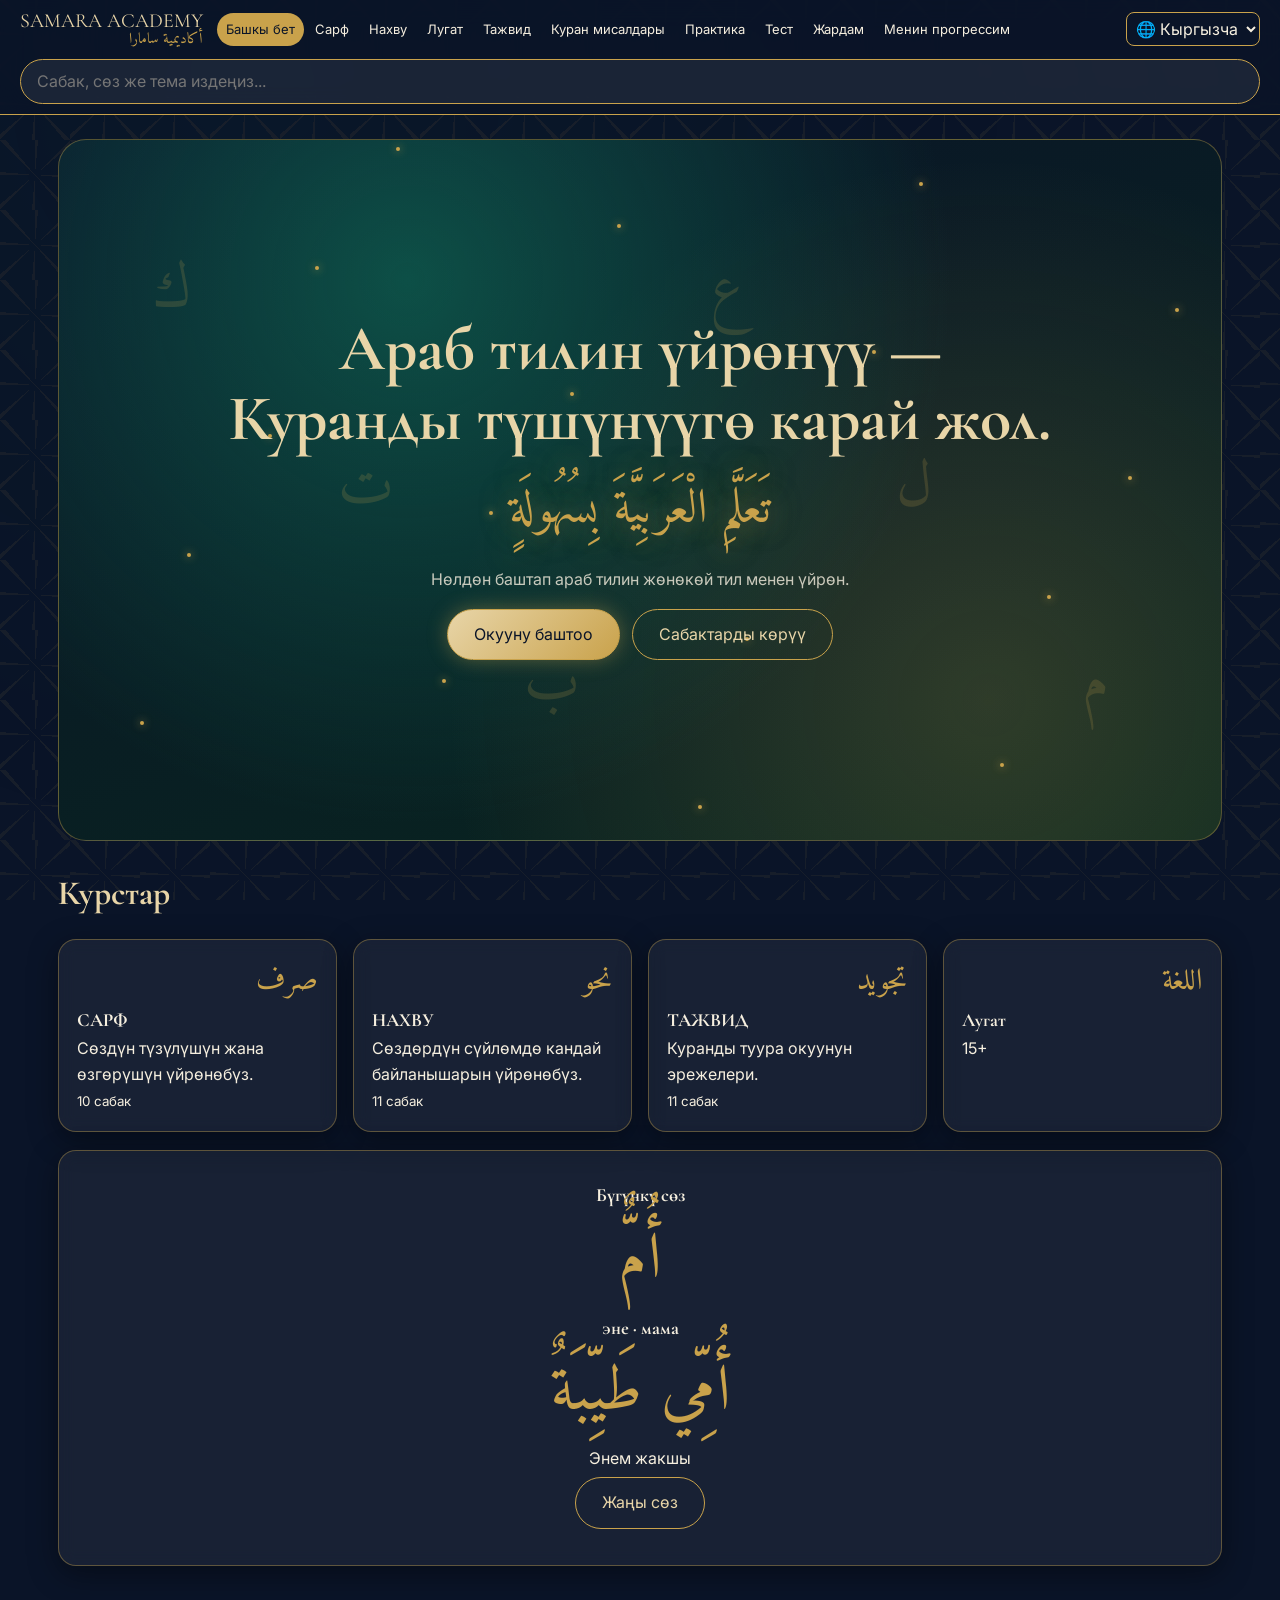
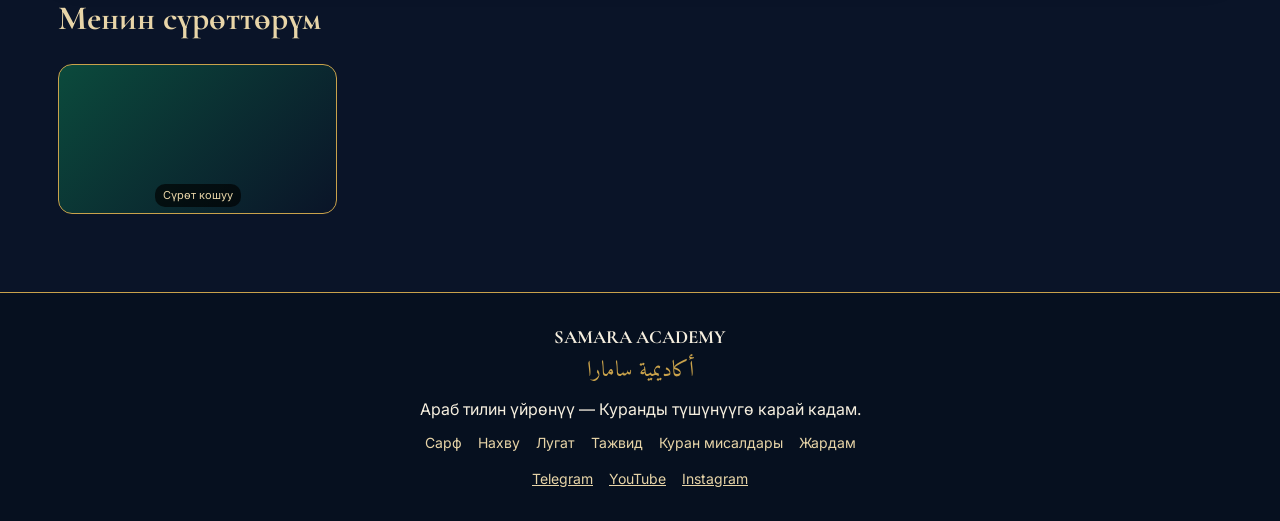
<file: samara-academy.html>
<!DOCTYPE html>
<html lang="ky">

<head>
    <meta charset="utf-8">
    <meta name="viewport" content="width=device-width,initial-scale=1">
    <title>SAMARA ACADEMY — أكاديمية سامارا</title>
    <link
        href="https://fonts.googleapis.com/css2?family=Cormorant+Garamond:wght@500;700&family=Inter:wght@400;500;600&family=Amiri:wght@400;700&display=swap"
        rel="stylesheet">
    <style>
        :root {
            --navy: #0a1428;
            --em: #0b4a3c;
            --cream: #f6efdf;
            --champ: #e8d5a8;
            --gold: #c9a24b;
            --white: #fff
        }

        * {
            box-sizing: border-box;
            margin: 0
        }

        html {
            scroll-behavior: smooth
        }

        body {
            font-family: Inter, sans-serif;
            color: var(--cream);
            background: var(--navy);
            overflow-x: hidden;
            line-height: 1.6
        }

        body:before {
            content: "";
            position: fixed;
            inset: 0;
            z-index: -1;
            opacity: .07;
            background: repeating-conic-gradient(from 0deg at 50% 50%, var(--gold) 0 5deg, transparent 5deg 45deg) 0 0/70px 70px, radial-gradient(circle at 20% 10%, var(--em), transparent 60%)
        }

        h1,
        h2,
        h3 {
            font-family: 'Cormorant Garamond', serif;
            font-weight: 700
        }

        .ar {
            font-family: Amiri, serif;
            direction: rtl
        }

        header {
            position: sticky;
            top: 0;
            z-index: 50;
            background: rgba(10, 20, 40, .82);
            backdrop-filter: blur(14px);
            border-bottom: 1px solid var(--gold)
        }

        .bar {
            display: flex;
            align-items: center;
            gap: 14px;
            padding: 10px 20px;
            max-width: 1300px;
            margin: auto
        }

        .logo {
            font-family: 'Cormorant Garamond', serif;
            font-size: 20px;
            color: var(--champ);
            line-height: 1.1;
            cursor: pointer
        }

        .logo small {
            display: block;
            font-family: Amiri;
            font-size: 15px;
            color: var(--gold)
        }

        nav {
            display: flex;
            gap: 2px;
            flex: 1;
            flex-wrap: wrap
        }

        nav a {
            padding: 6px 9px;
            border-radius: 20px;
            font-size: 13px;
            cursor: pointer;
            color: var(--cream)
        }

        nav a:hover,
        nav a.on {
            background: var(--gold);
            color: var(--navy)
        }

        select,
        input,
        textarea,
        button {
            font: inherit
        }

        select {
            background: var(--navy);
            color: var(--cream);
            border: 1px solid var(--gold);
            border-radius: 8px;
            padding: 5px
        }

        #burger {
            display: none;
            background: none;
            border: 1px solid var(--gold);
            color: var(--gold);
            border-radius: 8px;
            font-size: 20px;
            padding: 2px 10px
        }

        .srch {
            padding: 0 20px 10px;
            max-width: 1300px;
            margin: auto
        }

        .srch input {
            width: 100%;
            padding: 9px 16px;
            border-radius: 25px;
            border: 1px solid var(--gold);
            background: rgba(255, 255, 255, .07);
            color: var(--cream)
        }

        #res {
            position: absolute;
            left: 20px;
            right: 20px;
            max-width: 700px;
            background: var(--navy);
            border: 1px solid var(--gold);
            border-radius: 12px;
            display: none;
            max-height: 300px;
            overflow: auto
        }

        #res div {
            padding: 8px 14px;
            cursor: pointer;
            border-bottom: 1px solid #ffffff18
        }

        #res div:hover {
            background: var(--em)
        }

        main {
            max-width: 1200px;
            margin: auto;
            padding: 24px 18px 60px
        }

        .view {
            display: none
        }

        .view.on {
            display: block;
            animation: in .5s
        }

        @keyframes in {
            from {
                opacity: 0;
                transform: translateY(14px)
            }
        }

        .hero {
            min-height: 78vh;
            display: grid;
            place-items: center;
            text-align: center;
            position: relative;
            border-radius: 28px;
            overflow: hidden;
            padding: 40px 20px;
            background: radial-gradient(circle at 30% 20%, #0f6b57aa, transparent 55%), radial-gradient(circle at 80% 80%, #c9a24b33, transparent 50%), linear-gradient(160deg, #0a1428, #08261f);
            border: 1px solid #c9a24b66
        }

        .hero h1 {
            font-size: clamp(32px, 6vw, 64px);
            color: var(--champ);
            max-width: 850px;
            line-height: 1.1
        }

        .hero .ar {
            font-size: clamp(28px, 5vw, 48px);
            color: var(--gold);
            margin: 18px 0;
            text-shadow: 0 0 30px #c9a24b88
        }

        .fl {
            position: absolute;
            font-family: Amiri;
            color: var(--gold);
            opacity: .18;
            font-size: 60px;
            animation: fl 9s ease-in-out infinite
        }

        @keyframes fl {
            50% {
                transform: translateY(-30px) rotate(8deg)
            }
        }

        .dot {
            position: absolute;
            width: 4px;
            height: 4px;
            border-radius: 50%;
            background: var(--gold);
            box-shadow: 0 0 8px var(--gold);
            animation: fl 6s infinite
        }

        .btn {
            display: inline-block;
            padding: 12px 26px;
            border-radius: 30px;
            border: 1px solid var(--gold);
            background: none;
            color: var(--champ);
            cursor: pointer;
            margin: 6px;
            transition: .3s
        }

        .btn.gold,
        .btn:hover {
            background: linear-gradient(135deg, #e8d5a8, #c9a24b);
            color: var(--navy);
            box-shadow: 0 0 20px #c9a24b66
        }

        .grid {
            display: grid;
            grid-template-columns: repeat(auto-fill, minmax(230px, 1fr));
            gap: 16px;
            margin: 18px 0
        }

        .card {
            background: rgba(255, 255, 255, .06);
            backdrop-filter: blur(8px);
            border: 1px solid #c9a24b66;
            border-radius: 18px;
            padding: 18px;
            cursor: pointer;
            transition: .3s;
            box-shadow: 0 8px 30px #0006
        }

        .card:hover {
            transform: translateY(-4px);
            border-color: var(--gold)
        }

        .card .ar {
            font-size: 30px;
            color: var(--gold)
        }

        .card.done {
            background: #0b4a3c99
        }

        h2 {
            font-size: 34px;
            color: var(--champ);
            margin: 26px 0 6px
        }

        .sub {
            opacity: .8;
            margin-bottom: 10px
        }

        #modal {
            position: fixed;
            inset: 0;
            background: #000b;
            z-index: 100;
            display: none;
            place-items: center;
            padding: 14px
        }

        #modal.on {
            display: grid
        }

        .box {
            background: linear-gradient(160deg, #0d1e3a, #0a2f27);
            border: 1px solid var(--gold);
            border-radius: 22px;
            max-width: 720px;
            width: 100%;
            max-height: 92vh;
            overflow: auto;
            padding: 26px
        }

        .box .ex {
            background: #ffffff10;
            border-radius: 12px;
            padding: 12px;
            margin: 8px 0
        }

        .box .ex .ar {
            font-size: 28px;
            color: var(--champ)
        }

        .x {
            float: right;
            background: none;
            border: 0;
            color: var(--gold);
            font-size: 26px;
            cursor: pointer
        }

        input.t,
        textarea {
            width: 100%;
            padding: 11px;
            border-radius: 12px;
            border: 1px solid var(--gold);
            background: #ffffff12;
            color: var(--cream);
            margin: 8px 0
        }

        .ok {
            color: #7be0a8
        }

        .no {
            color: #ff9d9d
        }

        .bar2 {
            height: 12px;
            background: #ffffff18;
            border-radius: 8px;
            overflow: hidden
        }

        .bar2 i {
            display: block;
            height: 100%;
            width: 0;
            background: linear-gradient(90deg, var(--em), var(--gold));
            transition: width 1.2s
        }

        .opt {
            display: block;
            width: 100%;
            text-align: left;
            margin: 6px 0
        }

        .img {
            height: 150px;
            border-radius: 14px;
            background: linear-gradient(135deg, var(--em), var(--navy)) center/cover;
            border: 1px solid var(--gold);
            position: relative;
            display: flex;
            align-items: flex-end;
            justify-content: center;
            gap: 4px;
            padding: 6px
        }

        .img button {
            font-size: 11px;
            padding: 3px 8px;
            border-radius: 10px;
            border: 0;
            background: #000a;
            color: var(--champ);
            cursor: pointer
        }

        footer {
            border-top: 1px solid var(--gold);
            text-align: center;
            padding: 30px 16px;
            background: #06101f
        }

        footer a {
            margin: 0 8px;
            color: var(--champ);
            cursor: pointer;
            font-size: 14px
        }

        .daily {
            text-align: center;
            padding: 30px
        }

        .daily .ar {
            font-size: 64px;
            color: var(--gold)
        }

        @media(max-width:1020px) {
            #burger {
                display: block;
                margin-left: auto
            }

            nav {
                display: none;
                position: absolute;
                top: 100%;
                left: 0;
                right: 0;
                background: var(--navy);
                padding: 12px;
                flex-direction: column
            }

            nav.open {
                display: flex
            }
        }

        @media(prefers-reduced-motion:reduce) {
            * {
                animation: none !important
            }
        }
    </style>
</head>

<body>
    <header>
        <div class="bar">
            <div class="logo" onclick="go('home')">SAMARA ACADEMY<small class="ar">أكاديمية سامارا</small></div>
            <nav id="nav"></nav>
            <select id="lang" onchange="setLang(this.value)">
                <option value="ky">🌐 Кыргызча</option>
                <option value="ru">Русский</option>
                <option value="en">English</option>
            </select>
            <button id="burger" onclick="nav.classList.toggle('open')">☰</button>
        </div>
        <div class="srch"><input id="q" oninput="search(this.value)" data-ph="search">
            <div id="res"></div>
        </div>
    </header>
    <main id="main"></main>
    <footer>
        <h3>SAMARA ACADEMY</h3>
        <div class="ar" style="font-size:22px;color:var(--gold)">أكاديمية سامارا</div>
        <p data-t="foot" style="margin:8px"></p>
        <div id="flinks"></div>
        <div style="margin-top:10px"><a href="#">Telegram</a><a href="#">YouTube</a><a href="#">Instagram</a></div>
    </footer>
    <div id="modal" onclick="if(event.target==this)closeM()">
        <div class="box" id="mbox"></div>
    </div>

    <script>
        // ===== EDIT MENU TEXT HERE ===== (key: [Кыргызча, Русский, English])
        const T = {
            home: ["Башкы бет", "Главная", "Home"], sarf: ["Сарф", "Сарф", "Sarf"], nahw: ["Нахву", "Нахв", "Nahw"], lugat: ["Лугат", "Лексика", "Vocabulary"],
            tajweed: ["Тажвид", "Таджвид", "Tajweed"], quran: ["Куран мисалдары", "Примеры из Корана", "Quran examples"], practice: ["Практика", "Практика", "Practice"],
            test: ["Тест", "Тест", "Test"], help: ["Жардам", "Помощь", "Help"], progress: ["Менин прогрессим", "Мой прогресс", "My progress"],
            h1: ["Араб тилин үйрөнүү — Куранды түшүнүүгө карай жол.", "Изучение арабского — путь к пониманию Корана.", "Learn Arabic — the way to understand the Qur'an."],
            sub: ["Нөлдөн баштап араб тилин жөнөкөй тил менен үйрөн.", "Учите арабский с нуля простыми словами.", "Learn Arabic from zero in plain words."],
            start: ["Окууну баштоо", "Начать обучение", "Start learning"], see: ["Сабактарды көрүү", "Смотреть уроки", "View lessons"],
            search: ["Сабак, сөз же тема издеңиз...", "Урок, слово или тема...", "Search lesson, word or topic..."],
            foot: ["Араб тилин үйрөнүү — Куранды түшүнүүгө карай кадам.", "Изучение арабского — шаг к пониманию Корана.", "Learn Arabic — a step toward understanding the Qur'an."],
            daily: ["Бүгүнкү сөз", "Слово дня", "Word of the day"], newword: ["Жаңы сөз", "Новое слово", "New word"],
            check: ["Өзүм текшерем", "Проверяю себя", "Check myself"], done: ["✅ Сабак бүттү", "✅ Урок пройден", "✅ Lesson done"],
            prev: ["← Мурунку", "← Назад", "← Previous"], next: ["Кийинки →", "Далее →", "Next →"],
            ok: ["✅ Туура!", "✅ Верно!", "✅ Correct!"], bad: ["❌ Кайра аракет кылып көр.", "❌ Попробуй ещё раз.", "❌ Try again."],
            answer: ["Туура жооп", "Правильный ответ", "Correct answer"], checkbtn: ["Текшерүү", "Проверить", "Check"],
            yours: ["Жообуңду жаз", "Напиши ответ", "Type your answer"], listen: ["🔊 Угуу", "🔊 Слушать", "🔊 Listen"],
            ask: ["Суроо берүү", "Задать вопрос", "Ask a question"], send: ["Жөнөтүү", "Отправить", "Send"],
            score: ["Сенин упайың", "Твой результат", "Your score"], again: ["Кайра башта", "Заново", "Restart"],
            courses: ["Курстар", "Курсы", "Courses"], images: ["Менин сүрөттөрүм", "Мои картинки", "My images"], addimg: ["Сүрөт кошуу", "Добавить фото", "Add image"],
            choose: ["Сүрөттү тандоо", "Выбрать", "Choose image"], del: ["Өчүрүү", "Удалить", "Delete"], change: ["Алмаштыруу", "Заменить", "Change"],
            lessons: ["сабак", "уроков", "lessons"], none: ["Табылган жок", "Не найдено", "Nothing found"]
        };
        let L = localStorage.lang || "ky", li = () => ["ky", "ru", "en"].indexOf(L);
        const t = k => T[k][li()];
        const NAV = ["home", "sarf", "nahw", "lugat", "tajweed", "quran", "practice", "test", "help", "progress"];

        // ===== EDIT LESSONS HERE =====
        // Each lesson: [title, simple explanation (KG), explanation (RU), arabic example, translation, practice question, answer variants]
        const COURSES = {
            sarf: {
                name: "صرف — САРФ", desc: "Сөздүн түзүлүшүн жана өзгөрүшүн үйрөнөбүз.", lessons: [
                    ["1-сабак — Сарф деген эмне?", "Сарф — сөздүн түзүлүшүн жана өзгөрүшүн үйрөнгөн илим. Бир тамырдан көп сөз чыгат.", "Сарф — наука об изменении и образовании слов от одного корня.", "كَتَبَ ← كِتَابٌ ← كَاتِبٌ", "Жазды ← китеп ← жазуучу", "كتب тамырынан «жазуу» маанисиндеги сөздөр чыгат. Тамыр канча тамгадан турат?", ["3", "уч", "три", "үч"]],
                    ["2-сабак — Мизан", "Мизан — өлчөм. Араб сөздөрүн ف-ع-ل тамгалары менен өлчөйбүз: ф=1-тамга, ъ=2-тамга, л=3-тамга.", "Мизан — «весы». Любое слово меряем корнем ف-ع-ل.", "كَتَبَ = فَعَلَ", "كتب мизан боюнча فعل", "كتب сөзүндө 1-тамга мизанда кайсы тамгага туура келет?", ["ф", "ف", "fa", "f", "фа"]],
                    ["3-сабак — فَعَلَ", "فَعَلَ — өткөн чактагы жөнөкөй феъл: «кылды».", "فَعَلَ — глагол прошедшего времени: «сделал».", "فَعَلَ، كَتَبَ، ذَهَبَ", "кылды, жазды, барды", "ذَهَبَ деген эмне?", ["барды", "пошёл", "ушел", "ушёл", "went", "zahaba"]],
                    ["4-сабак — فَاعِلٌ", "فَاعِلٌ — иштин аткаруучусу (кыймылдаган адам).", "فَاعِلٌ — тот, кто делает действие.", "كَاتِبٌ، عَالِمٌ", "жазуучу, окумуштуу", "كَاتِبٌ деген эмне?", ["жазуучу", "писатель", "writer", "katib", "катиб"]],
                    ["5-сабак — مَفْعُولٌ", "مَفْعُولٌ — иш кимге/эмнеге жасалды.", "مَفْعُولٌ — то, над чем совершили действие.", "مَكْتُوبٌ", "жазылган", "مَكْتُوبٌ деген эмне?", ["жазылган", "написанное", "написано", "written", "maktub", "мактуб"]],
                    ["6-сабак — Феъл", "Феъл — иш-аракет жана убакыт көрсөткөн сөз.", "Глагол — слово, обозначающее действие и время.", "يَكْتُبُ", "жазат", "يَكْتُبُ — кайсы чак?", ["азыркы", "настоящее", "present", "hazir", "азыр"]],
                    ["7-сабак — Исм", "Исм — зат, адам же нерсенин аты.", "Исм — имя существительное.", "بَيْتٌ", "үй", "بَيْتٌ деген эмне?", ["уй", "үй", "дом", "house", "bayt", "бейт"]],
                    ["8-сабак — Масдар", "Масдар — иштин аты: «жазуу», «окуу».", "Масдар — отглагольное имя: «письмо», «чтение».", "كِتَابَةٌ", "жазуу", "كِتَابَةٌ деген эмне?", ["жазуу", "письмо", "writing", "kitaba", "китаба"]],
                    ["9-сабак — 14 формула", "Феъл 14 формада өзгөрөт: ал, алар, сен, мен, биз… Ар бир жактын өз формасы бар.", "Глагол изменяется по 14 формам (лица, число, род).", "كَتَبَ، كَتَبَتْ، كَتَبُوا", "ал жазды, ал(аял) жазды, алар жазды", "14 формула канча форма?", ["14", "он төрт", "четырнадцать", "fourteen"]],
                    ["10-сабак — Практика", "Бардык өткөн сабактарды кайталайбыз.", "Повторяем всё пройденное.", "كَاتِبٌ — مَكْتُوبٌ — كِتَابٌ", "жазуучу — жазылган — китеп", "كِتَابٌ деген эмне?", ["китеп", "kitap", "книга", "book", "kitab"]]]
            },
            nahw: {
                name: "نحو — НАХВУ", desc: "Сөздөрдүн сүйлөмдө кандай байланышарын үйрөнөбүз.", lessons: [
                    ["1-сабак — Нахву деген эмне?", "Нахву — сөздөр сүйлөмдө кантип байланыша турганын үйрөнгөн илим.", "Нахв — наука о связи слов в предложении.", "ذَهَبَ الْوَلَدُ", "Бала барды", "Нахву эмнени үйрөтөт?", ["сүйлөм", "предложение", "sentence", "суйлом"]],
                    ["2-сабак — Сүйлөм деген эмне?", "Сүйлөм — толук ой билдирген сөздөр тобу.", "Предложение — группа слов с законченной мыслью.", "الْوَلَدُ مُجْتَهِدٌ", "Бала эмгекчил", "Сүйлөм эмне билдирет?", ["ой", "мысль", "thought", "идея"]],
                    ["3-сабак — Исм", "Исм — зат атооч. Мисалы: كِتَابٌ.", "Исм — имя. Например: كِتَابٌ.", "كِتَابٌ، قَلَمٌ", "китеп, калем", "قَلَمٌ деген эмне?", ["калем", "ручка", "pen", "qalam", "каләм"]],
                    ["4-сабак — Феъл", "Феъл — иш-аракет: كَتَبَ.", "Феъл — глагол.", "كَتَبَ، قَرَأَ", "жазды, окуду", "قَرَأَ деген эмне?", ["окуду", "читал", "прочитал", "read", "qaraa"]],
                    ["5-сабак — Харф", "Харф — байланыштыргыч сөз: فِي، مِنْ، إِلَى.", "Харф — частица: فِي، مِنْ، إِلَى.", "فِي الْبَيْتِ", "үйдө", "فِي деген эмне?", ["ичинде", "в", "in", "fi", "фи", "-да"]],
                    ["6-сабак — Мубтада", "Мубтада — сүйлөмдүн башындагы «ким/эмне».", "Мубтада — подлежащее номинального предложения.", "الْكِتَابُ جَدِيدٌ", "Китеп жаңы", "Мубтада кайсы сөз: الْكِتَابُ جَدِيدٌ?", ["китеп", "الكتاب", "книга", "kitab", "book"]],
                    ["7-сабак — Хабар", "Хабар — мубтада жөнүндө айтылган маалымат.", "Хабар — сказуемое: что сказано о мубтада.", "الْكِتَابُ جَدِيدٌ", "Китеп жаңы", "Хабар кайсы сөз?", ["жаңы", "новый", "new", "jadid", "жадид", "جديد"]],
                    ["8-сабак — Фаил", "Фаил — ишти аткарган. Ал дайыма марфуъ.", "Фаил — тот, кто совершил действие.", "كَتَبَ الطَّالِبُ", "Студент жазды", "Фаил кайсы сөз?", ["студент", "талиб", "ученик", "student", "толиб", "الطالب"]],
                    ["9-сабак — Мафъул", "Мафъул — иш кимге/эмнеге багытталды. Ал мансуб.", "Мафъул — объект действия.", "قَرَأَ الْوَلَدُ الْكِتَابَ", "Бала китепти окуду", "Мафъул кайсы сөз?", ["китеп", "книга", "book", "kitab", "الكتاب"]],
                    ["10-сабак — Жөнөкөй сүйлөмдөр", "Исмий сүйлөм — исмден башталат, феълий сүйлөм — феълден.", "Именное начинается с имени, глагольное — с глагола.", "ذَهَبَ مُحَمَّدٌ إِلَى الْمَدْرَسَةِ", "Мухаммад мектепке барды", "ذَهَبَ… кандай сүйлөм?", ["феълий", "глагольное", "verbal", "feli", "глагольное"]],
                    ["11-сабак — Практика", "Кайталоо: исм, феъл, харф.", "Повторение: исм, феъл, харф.", "كِتَابٌ — كَتَبَ — فِي", "китеп — жазды — ичинде", "كَتَبَ — исм, феъл же харф?", ["феъл", "глагол", "verb", "fail"]]]
            },
            tajweed: {
                name: "تجويد — ТАЖВИД", desc: "Куранды туура окуунун эрежелери.", lessons: [
                    ["1-сабак — Тажвид деген эмне?", "Тажвид — Куранды ар тамганын ордунан, туура окуу.", "Таджвид — правильное чтение Корана.", "الْحَمْدُ لِلَّهِ", "Мактоо Аллахка", "Тажвид эмнеге керек?", ["туура окуу", "правильно читать", "correct reading"]],
                    ["2-сабак — Махраж", "Махраж — тамга чыккан жер: тамак, тил, эриндер.", "Махридж — место выхода буквы.", "ب (эриндер)", "", "ب тамгасы кайсы жерден чыгат?", ["эриндер", "губы", "lips", "эрин"]],
                    ["3-сабак — Сыфат", "Сыфат — тамганын сапаты: жоон, ичке, күчтүү.", "Сыфат — качество звука.", "ص (жоон)", "", "ص жоон же ичке?", ["жоон", "толстая", "тяжелая", "heavy"]],
                    ["4-сабак — Нун сакина", "Нун сакина — оозу жок ن. 4 эреже: изхар, идгам, ихфа, икълаб.", "Нун сакина — ن без огласовки.", "مِنْ بَعْدِ", "", "Нун сакинанын канча эрежеси бар?", ["4", "төрт", "четыре", "four"]],
                    ["5-сабак — Танвин", "Танвин — сөздүн аягындагы «ун, ан, ин».", "Танвин — нунация: ун, ан, ин.", "كِتَابٌ", "", "Танвин канча түр?", ["3", "уч", "три", "үч"]],
                    ["6-сабак — Мим сакина", "Мим сакина — оозу жок م.", "Мим сакина — م без огласовки.", "هُمْ بِهِ", "", "مْ — бул кайсы тамга?", ["мим", "м", "mim", "мим сакина"]],
                    ["7-сабак — Мадд", "Мадд — үндүүнү узартуу.", "Мадд — удлинение.", "قَالَ", "Айтты", "Мадд эмне кылат?", ["узартат", "удлиняет", "lengthens", "узартуу"]],
                    ["8-сабак — Калкала", "Калкала — ق ط ب ج د тамгаларын титиретип окуу.", "Калкала — вибрация букв ق ط ب ج د.", "أَحَدٌ", "", "Калкала тамгалары канча?", ["5", "беш", "пять", "five"]],
                    ["9-сабак — Идгам", "Идгам — нун сакина менен кийинки тамга биригет.", "Идгам — слияние.", "مَنْ يَقُولُ", "", "Идгам эмне?", ["кошулуу", "слияние", "merge", "биригүү"]],
                    ["10-сабак — Ихфа", "Ихфа — ныкты жашыруу, мурун аркылуу окуу.", "Ихфа — скрытое произношение.", "مِنْ قَبْلِ", "", "Ихфа эмне?", ["жашыруу", "скрытие", "hiding", "скрытое"]],
                    ["11-сабак — Изхар", "Изхар — ачык, так окуу.", "Изхар — чёткое произношение.", "مِنْ أَحَدٍ", "", "Изхар эмне?", ["ачык", "чётко", "clear", "так", "ясно"]]]
            }
        };

        // ===== EDIT VOCABULARY HERE =====
        // [arabic, transliteration, Kyrgyz, Russian, example (arabic), example meaning, category]
        const VOCAB = [
            ["أُمٌّ", "umm", "эне", "мама", "أُمِّي طَيِّبَةٌ", "Энем жакшы", "Үй-бүлө"],
            ["أَبٌ", "ab", "ата", "отец", "أَبِي هُنَا", "Атам бул жерде", "Үй-бүлө"],
            ["بَيْتٌ", "bayt", "үй", "дом", "الْبَيْتُ كَبِيرٌ", "Үй чоң", "Үй"],
            ["بَابٌ", "bab", "эшик", "дверь", "افْتَحِ الْبَابَ", "Эшикти ач", "Үй"],
            ["كِتَابٌ", "kitab", "китеп", "книга", "كِتَابٌ جَدِيدٌ", "Жаңы китеп", "Мектеп"],
            ["قَلَمٌ", "qalam", "калем", "ручка", "هَذَا قَلَمٌ", "Бул калем", "Мектеп"],
            ["يَدٌ", "yad", "кол", "рука", "يَدِي نَظِيفَةٌ", "Колум таза", "Дене мүчөлөрү"],
            ["خُبْزٌ", "khubz", "нан", "хлеб", "أُحِبُّ الْخُبْزَ", "Нанды жакшы көрөм", "Тамак-аш"],
            ["مَاءٌ", "ma'", "суу", "вода", "مَاءٌ بَارِدٌ", "Муздак суу", "Тамак-аш"],
            ["شُكْرًا", "shukran", "рахмат", "спасибо", "شُكْرًا جَزِيلًا", "Чоң рахмат", "Күнүмдүк сөздөр"],
            ["السَّلَامُ عَلَيْكُمْ", "assalamu alaykum", "саламатсызбы", "мир вам", "السَّلَامُ عَلَيْكُمْ", "Ассалому алейкум", "Саламдашуу"],
            ["كَبِيرٌ", "kabir", "чоң", "большой", "بَيْتٌ كَبِيرٌ", "Чоң үй", "Сын атоочтор"],
            ["وَاحِدٌ", "wahid", "бир", "один", "وَاحِدٌ، اثْنَانِ", "Бир, эки", "Сандар"],
            ["يَوْمٌ", "yawm", "күн", "день", "يَوْمٌ جَمِيلٌ", "Кооз күн", "Убакыт"],
            ["رَحْمَةٌ", "rahma", "ырайым", "милость", "رَحْمَةُ اللَّهِ", "Аллахтын ырайымы", "Куранда көп кездешкен сөздөр"]];

        // ===== EDIT QUESTIONS HERE =====
        // Practice: [question, [accepted answers in any script], explanation]
        const PRACTICE = [
            ["كتاب деген эмне?", ["китеп", "kitap", "kitab", "книга", "book", "كتاب"], "كِتَابٌ — китеп."],
            ["بيت деген эмне?", ["үй", "уй", "дом", "bayt", "house", "beyt"], "بَيْتٌ — үй."],
            ["قلم деген эмне?", ["калем", "ручка", "qalam", "pen", "kalem"], "قَلَمٌ — калем."],
            ["ماء деген эмне?", ["суу", "су", "вода", "water", "ma", "maa"], "مَاءٌ — суу."],
            ["أم деген эмне?", ["эне", "мама", "umm", "mother", "ana"], "أُمٌّ — эне."]];
        // Quiz: [question, [4 options], correct index]
        const QUIZ = [
            ["كِتَابٌ деген эмне?", ["Үй", "Китеп", "Калем", "Эшик"], 1],
            ["بَيْتٌ деген эмне?", ["Суу", "Нан", "Үй", "Эне"], 2],
            ["قَلَمٌ деген эмне?", ["Калем", "Эшик", "Ата", "Күн"], 0],
            ["مَاءٌ деген эмне?", ["Нан", "Суу", "Китеп", "Кол"], 1],
            ["أَبٌ деген эмне?", ["Эне", "Үй", "Ата", "Чоң"], 2],
            ["يَوْمٌ деген эмне?", ["Түн", "Күн", "Бир", "Эшик"], 1],
            ["شُكْرًا деген эмне?", ["Салам", "Рахмат", "Кечиресиз", "Жакшы"], 1],
            ["كَبِيرٌ деген эмне?", ["Чоң", "Кичине", "Жаңы", "Кооз"], 0]];

        // ===== EDIT QURAN EXAMPLES HERE =====
        const QURAN = [
            { ar: "بِسْمِ اللَّهِ الرَّحْمَٰنِ الرَّحِيمِ", tr: "Мээримдүү, Ырайымдуу Аллахтын атынан (баштайм).", words: "بِسْمِ — атынан · اللَّهِ — Аллах · الرَّحْمَٰنِ — Мээримдүү · الرَّحِيمِ — Ырайымдуу", sarf: "الرَّحْمَٰنِ жана الرَّحِيمِ — رحم тамырынан.", nahw: "بِ — харф; اسم — мажрур (бир тамга менен).", vocab: "رَحْمَةٌ — ырайым" },
            { ar: "الْحَمْدُ لِلَّهِ رَبِّ الْعَالَمِينَ", tr: "Бардык мактоо — аалам Раббиси Аллахка.", words: "الْحَمْدُ — мактоо · لِلَّهِ — Аллахка · رَبِّ — Рабби · الْعَالَمِينَ — аалам", sarf: "الْحَمْدُ — масдар (حمد).", nahw: "الْحَمْدُ — мубтада; لِلَّهِ — хабар.", vocab: "رَبٌّ — Рабби" },
            { ar: "اقْرَأْ بِاسْمِ رَبِّكَ", tr: "Раббиңдин аты менен оку.", words: "اقْرَأْ — оку · بِاسْمِ — ат менен · رَبِّكَ — Раббиң", sarf: "اقْرَأْ — буйрук формасы (قرأ).", nahw: "رَبِّكَ — мудаф, كَ — мудаф илейх.", vocab: "قَرَأَ — окуду" }];

        // ===== EDIT HELP / FAQ HERE =====
        const FAQ = [
            ["Мен жаңы баштадым", "Башта Сарф 1-сабактан баштап, күнүнө 1 сабак окуй бер."],
            ["Сарф деген эмне?", "Сарф — араб тилиндеги сөздүн түзүлүшүн жана өзгөрүшүн үйрөнгөн илим."],
            ["Нахву деген эмне?", "Нахву — сөздөр сүйлөмдө кандай байланышарын үйрөнгөн илим."],
            ["Фаил деген эмне?", "Фаил — ишти аткарган. Мисалы: كَتَبَ الطَّالِبُ — «жазган» студент (الطَّالِبُ) фаил."],
            ["Араб сөздөрүн окуй албай жатам", "Тамгаларды бирден үйрөн, кыска үндүүлөрдү (фатха, касра, замма) көңүл бургуй."],
            ["Тажвид боюнча суроо", "Тажвид — Куранды туура окуу. Махраж менен сыфатты баштан үйрөн."],
            ["Тесттин жообун түшүнгөн жокмун", "Жооп менен кошо түшүндүрмө көрсөтүлөт. Кайра аракет кыл."]];

        // ===== EDIT IMAGES HERE ===== (replace the CSS gradient in .img with your own url(...) or use the upload area)
        const DEFAULT_IMGS = ["", "", ""];

        // ===== NORMALIZATION / SYNONYMS =====
        const CYR = { а: "a", б: "b", в: "v", г: "g", д: "d", е: "e", ё: "e", ж: "j", з: "z", и: "i", й: "i", к: "k", л: "l", м: "m", н: "n", о: "o", п: "p", р: "r", с: "s", т: "t", у: "u", ф: "f", х: "h", ц: "s", ч: "c", ш: "s", щ: "s", ы: "i", э: "e", ю: "u", я: "a", ү: "u", ө: "o", ң: "n", ъ: "", ь: "", ә: "a", ғ: "g", қ: "k" };
        function norm(s) {
            s = (s || "").toLowerCase().replace(/[\u064B-\u065F\u0670\u0640]/g, "").replace(/[أإآ]/g, "ا").replace(/ى/g, "ي").replace(/ة/g, "ه");
            s = s.replace(/[.,!?;:()«»"'’\-–—_]/g, " ").replace(/\s+/g, " ").trim();
            s = [...s].map(c => CYR[c] !== undefined ? CYR[c] : c).join("");
            s = s.replace(/q/g, "k").replace(/c/g, "k").replace(/y/g, "i").replace(/w/g, "v").replace(/(.)\1+/g, "$1").replace(/[ou]/g, "u").replace(/[ei]/g, "i");
            return s;
        }
        const isRight = (inp, list) => { const n = norm(inp); return n && list.some(a => norm(a) === n) };

        // ===== STATE =====
        let prog = JSON.parse(localStorage.prog || "{}"); let imgs = JSON.parse(localStorage.imgs || "[]");
        const save = () => { localStorage.prog = JSON.stringify(prog); localStorage.imgs = JSON.stringify(imgs) };
        const el = id => document.getElementById(id);
        const nav = el("nav");
        function buildNav() {
            nav.innerHTML = NAV.map(k => `<a data-k="${k}" onclick="go('${k}')">${t(k)}</a>`).join("");
            el("flinks").innerHTML = ["sarf", "nahw", "lugat", "tajweed", "quran", "help"].map(k => `<a onclick="go('${k}')">${t(k)}</a>`).join("");
            document.querySelectorAll("[data-t]").forEach(e => e.textContent = t(e.dataset.t)); el("q").placeholder = t("search");
        }
        function setLang(v) { L = v; localStorage.lang = v; buildNav(); go(cur) }
        let cur = "home";
        function go(k) {
            cur = k; nav.classList.remove("open"); el("res").style.display = "none";
            nav.querySelectorAll("a").forEach(a => a.classList.toggle("on", a.dataset.k == k));
            el("main").innerHTML = ({ home, sarf: () => course("sarf"), nahw: () => course("nahw"), tajweed: () => course("tajweed"), lugat, quran, practice, test, help, progress })[k]();
            if (k == "progress") setTimeout(() => document.querySelectorAll(".bar2 i").forEach(b => b.style.width = b.dataset.w + "%"), 50);
            window.scrollTo(0, 0); if (k == "test") startQuiz();
        }
        const speak = w => { try { const u = new SpeechSynthesisUtterance(w); u.lang = "ar-SA"; speechSynthesis.speak(u) } catch (e) { } };

        // ===== HOME =====
        let dw = 0;
        function home() {
            const fl = ["ك", "ت", "ب", "ع", "ل", "م"].map((c, i) => `<span class="fl" style="left:${8 + i * 16}%;top:${15 + (i % 3) * 28}%;animation-delay:${i}s">${c}</span>`).join("");
            const dots = Array.from({ length: 18 }, (_, i) => `<i class="dot" style="left:${(i * 37) % 100}%;top:${(i * 53) % 100}%;animation-delay:${i * .4}s"></i>`).join("");
            const w = VOCAB[dw % VOCAB.length];
            return `<section class="hero">${fl}${dots}<div style="position:relative"><h1>${t("h1")}</h1><div class="ar">تَعَلَّمِ الْعَرَبِيَّةَ بِسُهُولَةٍ</div><p class="sub">${t("sub")}</p>
 <button class="btn gold" onclick="openL('sarf',0)">${t("start")}</button><button class="btn" onclick="document.getElementById('crs').scrollIntoView()">${t("see")}</button></div></section>
 <h2 id="crs">${t("courses")}</h2><div class="grid">${["sarf", "nahw", "tajweed"].map(k => `<div class="card" onclick="go('${k}')"><div class="ar">${COURSES[k].name.split(" — ")[0]}</div><h3>${COURSES[k].name.split(" — ")[1]}</h3><p>${COURSES[k].desc}</p><small>${COURSES[k].lessons.length} ${t("lessons")}</small></div>`).join("")}
 <div class="card" onclick="go('lugat')"><div class="ar">اللغة</div><h3>${t("lugat")}</h3><p>${VOCAB.length}+</p></div></div>
 <div class="card daily" onclick="speak('${w[0]}')"><h3>${t("daily")}</h3><div class="ar">${w[0]}</div><h3>${w[2]} · ${w[3]}</h3><p class="ar">${w[4]}</p><p>${w[5]}</p><button class="btn" onclick="event.stopPropagation();dw++;go('home')">${t("newword")}</button></div>
 <h2>${t("images")}</h2>${imgArea()}`;
        }
        // ===== IMAGES =====
        function imgArea() {
            const cards = imgs.map((s, i) => `<div class="img" style="background-image:url(${s})"><button onclick="pick(${i})">${t("change")}</button><button onclick="delImg(${i})">${t("del")}</button></div>`).join("");
            return `<div class="grid">${cards}<div class="img"><button onclick="pick(-1)">${t("addimg")}</button></div></div>
 <input type="file" id="file" accept=".jpg,.jpeg,.png,.webp,image/jpeg,image/png,image/webp" style="display:none" onchange="onFile(this)"><div id="prev"></div>`;
        }
        let pi = -1;
        const pick = i => { pi = i; el("file").click() };
        function onFile(inp) {
            const f = inp.files[0]; if (!f || !/image\/(jpeg|png|webp)/.test(f.type)) return;
            const r = new FileReader(); r.onload = e => {
                el("prev").innerHTML = `<div class="card"><img src="${e.target.result}" style="max-width:100%;border-radius:12px"><br><button class="btn gold" id="okimg">${t("choose")}</button></div>`;
                el("okimg").onclick = () => { pi < 0 ? imgs.push(e.target.result) : imgs[pi] = e.target.result; try { save() } catch (x) { } go("home") }
            }; r.readAsDataURL(f)
        }
        const delImg = i => { imgs.splice(i, 1); save(); go("home") };

        // ===== COURSES / LESSONS =====
        function course(k) {
            const c = COURSES[k];
            return `<h2><span class="ar">${c.name.split(" — ")[0]}</span> ${c.name.split(" — ")[1]}</h2><p class="sub">${c.desc}</p>
 <div class="grid">${c.lessons.map((l, i) => `<div class="card ${prog[k + i] ? "done" : ""}" onclick="openL('${k}',${i})"><h3>${l[0]}</h3>${prog[k + i] ? "<small>✅</small>" : ""}</div>`).join("")}</div>`
        }
        function openL(k, i) {
            const c = COURSES[k], l = c.lessons[i];
            el("mbox").innerHTML = `<button class="x" onclick="closeM()">×</button><h2>${l[0]}</h2><p>${l[1]}</p><p style="opacity:.8">🇷🇺 ${l[2]}</p>
 <div class="ex"><div class="ar">${l[3]}</div><small>${l[4]}</small> <button class="btn" onclick="speak('${l[3].split(/[ ،←—]/)[0]}')">${t("listen")}</button></div>
 <h3>${t("check")}</h3><p>${l[5]}</p><input class="t" id="ans" placeholder="${t("yours")}"><button class="btn gold" onclick="chk('${k}',${i})">${t("checkbtn")}</button><div id="fb"></div>
 <div style="display:flex;justify-content:space-between;margin-top:14px"><button class="btn" onclick="${i > 0 ? `openL('${k}',${i - 1})` : "closeM()"}">${t("prev")}</button><button class="btn" onclick="${i < c.lessons.length - 1 ? `openL('${k}',${i + 1})` : "closeM()"}">${t("next")}</button></div>`;
            el("modal").classList.add("on")
        }
        function chk(k, i) {
            const l = COURSES[k].lessons[i], ok = isRight(el("ans").value, l[6]);
            el("fb").innerHTML = ok ? `<p class="ok">${t("ok")}</p><p>${t("done")}</p>` : `<p class="no">${t("bad")}</p><p>${t("answer")}: ${l[6][0]}</p>`;
            if (ok) { prog[k + i] = 1; save() }
        }
        const closeM = () => { el("modal").classList.remove("on"); go(cur) };

        // ===== VOCAB =====
        function lugat() {
            const cats = [...new Set(VOCAB.map(v => v[6]))];
            return `<h2><span class="ar">اللغة</span> ${t("lugat")}</h2>` + cats.map(c => `<h3 style="margin-top:18px">${c}</h3><div class="grid">${VOCAB.filter(v => v[6] == c).map(v => `<div class="card"><div class="ar">${v[0]}</div><b>${v[1]}</b><p>${v[2]} · ${v[3]}</p><p class="ar" style="font-size:20px">${v[4]}</p><small>${v[5]}</small><br><button class="btn" onclick="speak('${v[0]}')">${t("listen")}</button></div>`).join("")}</div>`).join("")
        }
        // ===== QURAN =====
        function quran() { return `<h2>${t("quran")}</h2>` + QURAN.map(q => `<div class="card" style="cursor:default;margin:14px 0"><div class="ar" style="font-size:34px;text-align:center">${q.ar}</div><p style="text-align:center"><i>${q.tr}</i></p><p><b>Сөз-сөз:</b> ${q.words}</p><p><b>Сарф:</b> ${q.sarf}</p><p><b>Нахву:</b> ${q.nahw}</p><p><b>Лугат:</b> ${q.vocab}</p></div>`).join("") }
        // ===== PRACTICE =====
        function practice() { return `<h2>${t("practice")}</h2>` + PRACTICE.map((p, i) => `<div class="card" style="cursor:default;margin:12px 0"><h3>${p[0]}</h3><input class="t" id="p${i}" placeholder="${t("yours")}" onkeydown="if(event.key=='Enter')pc(${i})"><button class="btn gold" onclick="pc(${i})">${t("checkbtn")}</button><div id="pf${i}"></div></div>`).join("") }
        function pc(i) {
            const p = PRACTICE[i], ok = isRight(el("p" + i).value, p[1]);
            el("pf" + i).innerHTML = ok ? `<p class="ok">${t("ok")}</p><p>${p[2]}</p>` : `<p class="no">${t("bad")}</p><p>${t("answer")}: ${p[1][0]} — ${p[2]}</p>`
        }
        // ===== QUIZ =====
        let qi = 0, qs = 0;
        function startQuiz() { qi = 0; qs = 0; showQ() }
        function showQ() {
            const b = el("qbox");
            if (qi >= QUIZ.length) {
                const p = Math.round(qs / QUIZ.length * 100); prog.test = Math.max(prog.test || 0, p); save();
                b.innerHTML = `<h2>${t("score")}: ${qs} / ${QUIZ.length}</h2><h3>${p}%</h3><button class="btn gold" onclick="startQuiz()">${t("again")}</button>`; return
            }
            const q = QUIZ[qi]; b.innerHTML = `<small>${qi + 1}/${QUIZ.length}</small><h3 style="font-size:28px">${q[0]}</h3>` + q[1].map((o, j) => `<button class="btn opt" onclick="ans(${j})">${"ABCD"[j]}) ${o}</button>`).join("") + `<div id="qf"></div>`
        }
        function ans(j) {
            const q = QUIZ[qi], ok = j == q[2]; if (ok) qs++;
            el("qf").innerHTML = ok ? `<p class="ok">МашаАллах! Туура жооп 🌸</p>` : `<p class="no">Кайра аракет кылып көр 🌱 — ${t("answer")}: ${q[1][q[2]]}</p>`;
            document.querySelectorAll(".opt").forEach(b => b.disabled = true); setTimeout(() => { qi++; showQ() }, 1300)
        }
        function test() { return `<h2>${t("test")}</h2><div class="card" style="cursor:default" id="qbox"></div>` }
        // ===== HELP =====
        function help() {
            return `<h2>${t("help")}</h2><div class="card" style="cursor:default"><h3>${t("ask")}</h3><textarea id="hq" rows="2" placeholder="Фаил деген эмне?"></textarea><button class="btn gold" onclick="hAsk()">${t("send")}</button><div id="ha"></div></div>
 <div class="grid">${FAQ.map(f => `<div class="card" onclick="this.querySelector('p').style.display='block'"><h3>${f[0]}</h3><p style="display:none">${f[1]}</p></div>`).join("")}</div>`
        }
        function hAsk() {
            const n = norm(el("hq").value); let best = null, sc = 0;
            FAQ.forEach(f => { const w = n.split(" ").filter(x => x.length > 2); const s = w.filter(x => norm(f[0] + " " + f[1]).includes(x)).length; if (s > sc) { sc = s; best = f } });
            el("ha").innerHTML = best ? `<p><b>${best[0]}</b><br>${best[1]}</p>` : `<p>${t("none")}</p>`
        }
        // ===== PROGRESS =====
        function progress() {
            const pc = k => Math.round(COURSES[k].lessons.filter((_, i) => prog[k + i]).length / COURSES[k].lessons.length * 100);
            const rows = [["sarf", pc("sarf")], ["nahw", pc("nahw")], ["tajweed", pc("tajweed")], ["test", prog.test || 0]];
            return `<h2>${t("progress")}</h2>` + rows.map(r => `<div class="card" style="cursor:default;margin:10px 0"><b>${t(r[0])}: ${r[1]}%</b><div class="bar2"><i data-w="${r[1]}"></i></div></div>`).join("")
        }
        // ===== SEARCH =====
        function search(v) {
            const n = norm(v), r = el("res"); if (n.length < 2) { r.style.display = "none"; return }
            const hits = [];
            for (const k in COURSES) COURSES[k].lessons.forEach((l, i) => { if (norm(l.slice(0, 5).join(" ")).includes(n)) hits.push([`${t(k)}: ${l[0]}`, () => openL(k, i)]) });
            VOCAB.forEach(w => { if (norm(w.join(" ")).includes(n)) hits.push([`${w[0]} — ${w[2]}`, () => go("lugat")]) });
            QURAN.forEach(q => { if (norm(q.ar + q.tr + q.words).includes(n)) hits.push([q.ar, () => go("quran")]) });
            window._h = hits; r.innerHTML = hits.length ? hits.slice(0, 12).map((h, i) => `<div onclick="_h[${i}][1]()">${h[0]}</div>`).join("") : `<div>${t("none")}</div>`; r.style.display = "block"
        }
        el("lang").value = L; buildNav(); go("home");
    </script>
</body>

</html>
</file>
